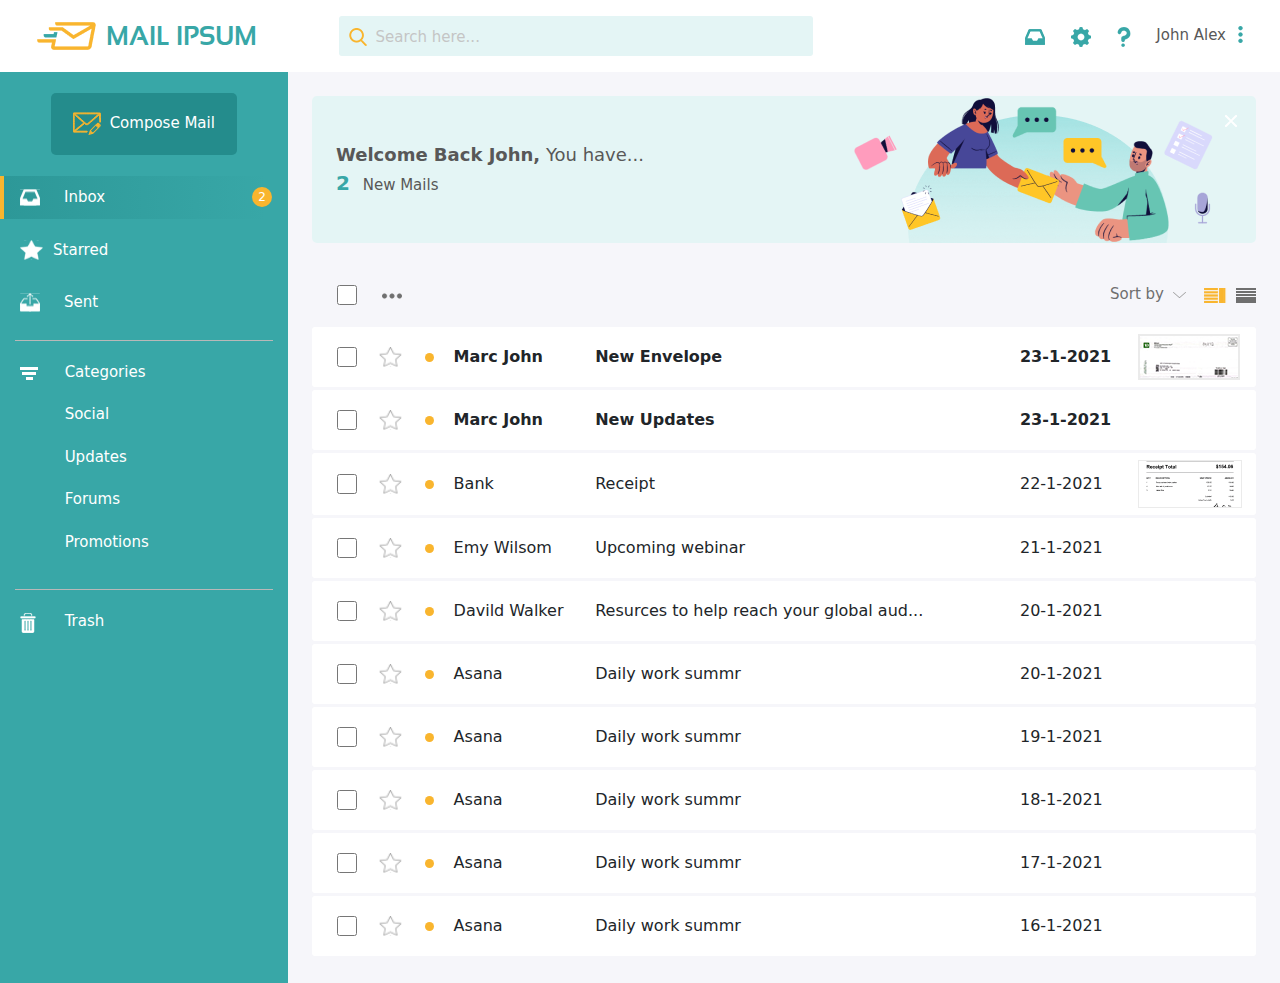
<file: index.html>
<!DOCTYPE html>
<html lang="en">
  <head>
    <meta charset="UTF-8" />
    <meta http-equiv="X-UA-Compatible" content="IE=edge" />
    <meta name="viewport" content="width=device-width, initial-scale=1.0" />
    <link rel="stylesheet" href="./style.css" />
    <link
      rel="stylesheet"
      href="./bootstrap-5.1.3-dist/css/bootstrap.min.css"
    />
    <title>Document</title>
  </head>
  <body>
    <div class="container-fluid">
      <!-- ************************************* navbar section start *************************************** -->
      <div class="row navBar-lg">
        <div class="col-12">
          <div class="navBar">
            <div class="d-flex logo-section">
              <div><img src="./assets/imgs/logo-1.svg" alt="logo" /></div>
              <div><p>MAIL IPSUM</p></div>
            </div>
            <div class="search-input">
              <img src="./assets/imgs/search 1.svg" alt="search" />
              <input type="search" placeholder="Search here..." />
            </div>
            <div class="d-flex links-section">
              <div class="d-flex links">
                <div><img src="./assets/imgs/inbox.svg" alt="inbox" /></div>
                <div>
                  <img src="./assets/imgs/settings.svg" alt="setting" />
                </div>
                <div><img src="./assets/imgs/help.svg" alt="help" /></div>
              </div>
              <div class="d-flex profile">
                <p>John Alex</p>
                <div><img src="./assets/imgs/menu.svg" alt="menu" /></div>
              </div>
            </div>
          </div>
        </div>
      </div>
      <div class="row navBarSm">
        <nav class="navbar navbar-expand-lg py-4 px-0">
          <div class="container-fluid p-0 m-0">
            <div
              class="navbar-toggler px-4 colapse-btn"
              data-bs-toggle="collapse"
              data-bs-target="#navbarSupportedContent"
              aria-controls="navbarSupportedContent"
              aria-expanded="false"
              aria-label="Toggle navigation"
            >
              <svg
                xmlns="http://www.w3.org/2000/svg"
                width="32"
                height="17"
                viewBox="0 0 32 17"
              >
                <rect width="32" height="3.69565" />
                <rect y="6.65216" width="32" height="3.69565" />
                <rect y="13.3043" width="32" height="3.69565" />
              </svg>
            </div>
            <div class="d-flex logo-section">
              <div><img src="./assets/imgs/logo-1.svg" alt="logo" /></div>
              <div><p>MAIL IPSUM</p></div>
            </div>
            <div class="px-4">
              <img src="./assets/imgs/menu.svg" alt="menu" />
            </div>
            <!-- <a class="navbar-brand" href="#">Navbar</a> -->
            <div
              class="collapse navbar-collapse colapse-color"
              id="navbarSupportedContent"
            >
              <div class="side-menu-tabs">
                <ul>
                  <li class="active">
                    <div class="">
                      <img
                        src="./assets/imgs/side-menu/inbox-1.svg"
                        alt="inbox"
                      />
                      <p>Inbox</p>
                    </div>
                    <span><p>2</p></span>
                  </li>
                  <li>
                    <div>
                      <img
                        src="./assets/imgs/side-menu/starred 1.svg"
                        alt="starred"
                      />
                      <p>Starred</p>
                    </div>
                  </li>
                  <li>
                    <div>
                      <img
                        src="./assets/imgs/side-menu/send-1.svg"
                        alt="sent"
                      />
                      <p>Sent</p>
                    </div>
                  </li>
                </ul>
              </div>
              <div class="line"></div>
              <div class="categories d-flex">
                <div>
                  <img
                    src="./assets/imgs/side-menu/category.svg"
                    alt="category"
                  />
                </div>
                <ul>
                  <li>Categories</li>
                  <li>Social</li>
                  <li>Updates</li>
                  <li>Forums</li>
                  <li>Promotions</li>
                </ul>
              </div>
              <div class="line"></div>
              <div class="trash d-flex">
                <div>
                  <img src="./assets/imgs/side-menu/delete-1.svg" alt="trash" />
                </div>
                <p>Trash</p>
              </div>
            </div>
          </div>
        </nav>
      </div>
      <!-- ************************************* navbar section end *************************************** -->
      <div class="row">
        <!-- ************************************* side menu section start *************************************** -->
        <div class="side-menu">
          <div class="compose-mail-container">
            <div class="compose-mail">
              <img src="./assets/imgs/Vector.svg" alt="mail" />
              <div><p>Compose Mail</p></div>
            </div>
          </div>
          <div class="side-menu-tabs">
            <ul>
              <li class="active">
                <div class="">
                  <img src="./assets/imgs/side-menu/inbox-1.svg" alt="inbox" />
                  <p>Inbox</p>
                </div>
                <span><p>2</p></span>
              </li>
              <li>
                <div>
                  <img
                    src="./assets/imgs/side-menu/starred 1.svg"
                    alt="starred"
                  />
                  <p>Starred</p>
                </div>
              </li>
              <li>
                <div>
                  <img src="./assets/imgs/side-menu/send-1.svg" alt="sent" />
                  <p>Sent</p>
                </div>
              </li>
            </ul>
          </div>
          <div class="line"></div>
          <div class="categories d-flex">
            <div>
              <img src="./assets/imgs/side-menu/category.svg" alt="category" />
            </div>
            <ul>
              <li>Categories</li>
              <li>Social</li>
              <li>Updates</li>
              <li>Forums</li>
              <li>Promotions</li>
            </ul>
          </div>
          <div class="line"></div>
          <div class="trash d-flex">
            <div>
              <img src="./assets/imgs/side-menu/delete-1.svg" alt="trash" />
            </div>
            <p>Trash</p>
          </div>
        </div>
        <!-- ************************************* side menu section end *************************************** -->
        <!-- ************************************* main section start *************************************** -->
        <div class="main-section p-4">
          <div class="alert-notification">
            <img
              class="close-alert"
              src="./assets/imgs/inbox/cancel-music 1.svg"
              alt="close"
            />
            <div class="alert-content">
              <p class="alert-main-title">
                <span>Welcome Back John,</span> You have...
              </p>
              <p class="alert-sub-title"><span>2</span> New Mails</p>
            </div>
            <div>
              <img src="./assets/imgs/inbox/Group 15 (2).png" alt="image" />
            </div>
          </div>
          <div class="inbox-table">
            <div class="toolbar">
              <div class="toolbar-select">
                <input type="checkbox" />
                <div>
                  <img
                    src="./assets/imgs/inbox/ellipsis 2.svg"
                    alt="ellipsis"
                  />
                </div>
              </div>
              <div class="toolbar-control">
                <div class="sort">
                  <div><p>Sort by</p></div>
                  <div>
                    <img
                      src="./assets/imgs/inbox/shape-1-copy-5 1.svg"
                      alt="down"
                    />
                  </div>
                </div>
                <div class="arrange">
                  <img
                    src="./assets/imgs/inbox/vertical view 1.svg"
                    alt="vertical"
                  />
                  <img
                    src="./assets/imgs/inbox/horizontal view.svg"
                    alt="horizontal"
                  />
                </div>
              </div>
            </div>
            <div id="inbox-container" class="">
              <div class="inbox-side">
                <!-- to open message click on first one -->
                <div
                  onclick="document.getElementById('inbox-container').classList.add('inbox-container')"
                  class="messg"
                >
                  <div class="messg-1">
                    <div class="messg-1-input"><input type="checkbox" /></div>
                    <div class="messg-1-favourite">
                      <img
                        src="./assets/imgs/inbox/forma-1 1.svg"
                        alt="favourite"
                      />
                    </div>
                    <div class="messg-1-online">
                      <img src="./assets/imgs/inbox/online.svg" alt="online" />
                    </div>
                  </div>
                  <div class="messg-2">
                    <p class="messg-2-name">Marc John</p>
                    <p class="messg-2-content">New Envelope</p>
                    <img
                      src="./assets/imgs/inbox/envelope 1.png"
                      alt="envolope"
                    />
                  </div>
                  <div class="messg-3">
                    <div>
                      <p>23-1-2021</p>
                    </div>
                    <img
                      class="msg-envelop"
                      src="./assets/imgs/inbox/envelope 1.png"
                      alt="envolope"
                    />
                    <div class="messg-1-favourite fav-sm">
                      <img
                        src="./assets/imgs/inbox/forma-1 1.svg"
                        alt="favourite"
                      />
                    </div>
                  </div>
                </div>
                <div class="messg">
                  <div class="messg-1">
                    <div class="messg-1-input"><input type="checkbox" /></div>
                    <div class="messg-1-favourite">
                      <img
                        src="./assets/imgs/inbox/forma-1 1.svg"
                        alt="favourite"
                      />
                    </div>
                    <div class="messg-1-online">
                      <img src="./assets/imgs/inbox/online.svg" alt="online" />
                    </div>
                  </div>
                  <div class="messg-2">
                    <p class="messg-2-name">Marc John</p>
                    <p class="messg-2-content">New Updates</p>
                    <img
                      src="./assets/imgs/inbox/envelope 1.png"
                      alt="envolope"
                    />
                  </div>
                  <div class="messg-3">
                    <div>
                      <p>23-1-2021</p>
                    </div>
                    <div class="messg-1-favourite fav-sm">
                      <img
                        src="./assets/imgs/inbox/forma-1 1.svg"
                        alt="favourite"
                      />
                    </div>
                  </div>
                </div>
                <div class="messg">
                  <div class="messg-1">
                    <div class="messg-1-input"><input type="checkbox" /></div>
                    <div class="messg-1-favourite">
                      <img
                        src="./assets/imgs/inbox/forma-1 1.svg"
                        alt="favourite"
                      />
                    </div>
                    <div class="messg-1-online">
                      <img src="./assets/imgs/inbox/online.svg" alt="online" />
                    </div>
                  </div>
                  <div class="messg-2">
                    <p class="messg-2-name">Bank</p>
                    <p class="messg-2-content">Receipt</p>
                    <img
                      src="./assets/imgs/inbox/envelope 1.png"
                      alt="envolope"
                    />
                  </div>
                  <div class="messg-3">
                    <div>
                      <p>22-1-2021</p>
                    </div>
                    <img
                      class="msg-envelop"
                      src="./assets/imgs/inbox/receipt-template-us-band-blue-750px 1.png"
                      alt="envolope"
                    />
                    <div class="messg-1-favourite fav-sm">
                      <img
                        src="./assets/imgs/inbox/forma-1 1.svg"
                        alt="favourite"
                      />
                    </div>
                  </div>
                </div>
                <div class="messg">
                  <div class="messg-1">
                    <div class="messg-1-input"><input type="checkbox" /></div>
                    <div class="messg-1-favourite">
                      <img
                        src="./assets/imgs/inbox/forma-1 1.svg"
                        alt="favourite"
                      />
                    </div>
                    <div class="messg-1-online">
                      <img src="./assets/imgs/inbox/online.svg" alt="online" />
                    </div>
                  </div>
                  <div class="messg-2">
                    <p class="messg-2-name">Emy Wilsom</p>
                    <p class="messg-2-content">Upcoming webinar</p>
                    <img
                      src="./assets/imgs/inbox/envelope 1.png"
                      alt="envolope"
                    />
                  </div>
                  <div class="messg-3">
                    <div>
                      <p>21-1-2021</p>
                    </div>
                    <div class="messg-1-favourite fav-sm">
                      <img
                        src="./assets/imgs/inbox/forma-1 1.svg"
                        alt="favourite"
                      />
                    </div>
                  </div>
                </div>
                <div class="messg">
                  <div class="messg-1">
                    <div class="messg-1-input"><input type="checkbox" /></div>
                    <div class="messg-1-favourite">
                      <img
                        src="./assets/imgs/inbox/forma-1 1.svg"
                        alt="favourite"
                      />
                    </div>
                    <div class="messg-1-online">
                      <img src="./assets/imgs/inbox/online.svg" alt="online" />
                    </div>
                  </div>
                  <div class="messg-2">
                    <p class="messg-2-name">Davild Walker</p>
                    <p class="messg-2-content">
                      Resurces to help reach your global aud...
                    </p>
                    <img
                      src="./assets/imgs/inbox/envelope 1.png"
                      alt="envolope"
                    />
                  </div>
                  <div class="messg-3">
                    <div>
                      <p>20-1-2021</p>
                    </div>
                    <div class="messg-1-favourite fav-sm">
                      <img
                        src="./assets/imgs/inbox/forma-1 1.svg"
                        alt="favourite"
                      />
                    </div>
                  </div>
                </div>
                <div class="messg">
                  <div class="messg-1">
                    <div class="messg-1-input"><input type="checkbox" /></div>
                    <div class="messg-1-favourite">
                      <img
                        src="./assets/imgs/inbox/forma-1 1.svg"
                        alt="favourite"
                      />
                    </div>
                    <div class="messg-1-online">
                      <img src="./assets/imgs/inbox/online.svg" alt="online" />
                    </div>
                  </div>
                  <div class="messg-2">
                    <p class="messg-2-name">Asana</p>
                    <p class="messg-2-content">Daily work summr</p>
                    <img
                      src="./assets/imgs/inbox/envelope 1.png"
                      alt="envolope"
                    />
                  </div>
                  <div class="messg-3">
                    <div>
                      <p>20-1-2021</p>
                    </div>
                    <div class="messg-1-favourite fav-sm">
                      <img
                        src="./assets/imgs/inbox/forma-1 1.svg"
                        alt="favourite"
                      />
                    </div>
                  </div>
                </div>
                <div class="messg">
                  <div class="messg-1">
                    <div class="messg-1-input"><input type="checkbox" /></div>
                    <div class="messg-1-favourite">
                      <img
                        src="./assets/imgs/inbox/forma-1 1.svg"
                        alt="favourite"
                      />
                    </div>
                    <div class="messg-1-online">
                      <img src="./assets/imgs/inbox/online.svg" alt="online" />
                    </div>
                  </div>
                  <div class="messg-2">
                    <p class="messg-2-name">Asana</p>
                    <p class="messg-2-content">Daily work summr</p>
                    <img
                      src="./assets/imgs/inbox/envelope 1.png"
                      alt="envolope"
                    />
                  </div>
                  <div class="messg-3">
                    <div>
                      <p>19-1-2021</p>
                    </div>
                    <div class="messg-1-favourite fav-sm">
                      <img
                        src="./assets/imgs/inbox/forma-1 1.svg"
                        alt="favourite"
                      />
                    </div>
                  </div>
                </div>
                <div class="messg">
                  <div class="messg-1">
                    <div class="messg-1-input"><input type="checkbox" /></div>
                    <div class="messg-1-favourite">
                      <img
                        src="./assets/imgs/inbox/forma-1 1.svg"
                        alt="favourite"
                      />
                    </div>
                    <div class="messg-1-online">
                      <img src="./assets/imgs/inbox/online.svg" alt="online" />
                    </div>
                  </div>
                  <div class="messg-2">
                    <p class="messg-2-name">Asana</p>
                    <p class="messg-2-content">Daily work summr</p>
                    <img
                      src="./assets/imgs/inbox/envelope 1.png"
                      alt="envolope"
                    />
                  </div>
                  <div class="messg-3">
                    <div>
                      <p>18-1-2021</p>
                    </div>
                    <div class="messg-1-favourite fav-sm">
                      <img
                        src="./assets/imgs/inbox/forma-1 1.svg"
                        alt="favourite"
                      />
                    </div>
                  </div>
                </div>
                <div class="messg">
                  <div class="messg-1">
                    <div class="messg-1-input"><input type="checkbox" /></div>
                    <div class="messg-1-favourite">
                      <img
                        src="./assets/imgs/inbox/forma-1 1.svg"
                        alt="favourite"
                      />
                    </div>
                    <div class="messg-1-online">
                      <img src="./assets/imgs/inbox/online.svg" alt="online" />
                    </div>
                  </div>
                  <div class="messg-2">
                    <p class="messg-2-name">Asana</p>
                    <p class="messg-2-content">Daily work summr</p>
                    <img
                      src="./assets/imgs/inbox/envelope 1.png"
                      alt="envolope"
                    />
                  </div>
                  <div class="messg-3">
                    <div>
                      <p>17-1-2021</p>
                    </div>
                    <div class="messg-1-favourite fav-sm">
                      <img
                        src="./assets/imgs/inbox/forma-1 1.svg"
                        alt="favourite"
                      />
                    </div>
                  </div>
                </div>
                <div class="messg">
                  <div class="messg-1">
                    <div class="messg-1-input"><input type="checkbox" /></div>
                    <div class="messg-1-favourite">
                      <img
                        src="./assets/imgs/inbox/forma-1 1.svg"
                        alt="favourite"
                      />
                    </div>
                    <div class="messg-1-online">
                      <img src="./assets/imgs/inbox/online.svg" alt="online" />
                    </div>
                  </div>
                  <div class="messg-2">
                    <p class="messg-2-name">Asana</p>
                    <p class="messg-2-content">Daily work summr</p>
                    <img
                      src="./assets/imgs/inbox/envelope 1.png"
                      alt="envolope"
                    />
                  </div>
                  <div class="messg-3">
                    <div>
                      <p>16-1-2021</p>
                    </div>
                    <div class="messg-1-favourite fav-sm">
                      <img
                        src="./assets/imgs/inbox/forma-1 1.svg"
                        alt="favourite"
                      />
                    </div>
                  </div>
                </div>
              </div>

              <div class="message-content">
                <div>
                  <div class="inbox-toolbar">
                    <p>New Envelope</p>
                    <div>
                      <img src="./assets/imgs/inbox/print.svg" alt="print" />
                      <img
                        src="./assets/imgs/inbox/download.svg"
                        alt="download"
                      />
                      <img src="./assets/imgs/inbox/close.svg" alt="close" />
                    </div>
                  </div>
                  <div>
                    <div class="information-bar">
                      <div>
                        <p>marc.john@email.com</p>
                        <p><span>23-1-2021 </span> <span>19:05AM</span></p>
                      </div>
                      <div>
                        <img
                          src="./assets/imgs/inbox/forward-right-arrow-button@2x 1.svg"
                          alt="forward"
                        />
                        <img
                          src="./assets/imgs/inbox/reply 2.svg"
                          alt="reply"
                        />
                        <img
                          src="./assets/imgs/inbox/ellipsis 3.svg"
                          alt="ellipsis"
                        />
                      </div>
                    </div>
                    <div class="attach-img">
                      <img src="./assets/imgs/inbox/4 1.png" alt="envelope" />
                    </div>
                  </div>
                </div>
              </div>
            </div>
          </div>
        </div>
      </div>
    </div>
      <!-- ************************************* float button *************************************** -->
    <div class="float-btn">
      <svg width="42" height="34" viewBox="0 0 42 34" fill="none" xmlns="http://www.w3.org/2000/svg">
        <path d="M1.20402 1.20369L1 1.41584V14.9505V28.4856L1.1963 28.6742L1.38487 28.8705H11.2297H21.0746L21.2396 28.69C21.4595 28.4624 21.4672 28.015 21.2632 27.7638L21.114 27.5752L12.3994 27.5358L3.68474 27.4964L6.04802 25.6123C10.256 22.2598 14.5899 18.7191 16.7959 16.8269L17.3218 16.3717L17.9656 16.937C18.3187 17.2512 18.8215 17.6044 19.0962 17.7299C19.7713 18.0518 20.6507 18.1697 21.3888 18.0441C22.5743 17.8401 22.3073 18.0518 31.069 10.3191L39.1164 3.2142L39.1554 8.67838C39.1948 14.3311 39.2025 14.4173 39.5167 14.5352C39.752 14.6294 40.082 14.5823 40.2624 14.4331L40.451 14.284L40.49 7.97204C40.5294 1.34594 40.5294 1.2675 40.1917 1.08665C40.0739 1.02365 34.4057 1.00008 20.7214 1.00008H1.41616L1.20402 1.20369ZM37.9386 2.41276C37.7972 2.64035 22.1268 16.3794 21.8049 16.5522C21.2868 16.8346 20.745 16.9053 20.2114 16.7485C19.6774 16.5916 19.3555 16.3717 18.2643 15.398C17.7697 14.9582 14.2681 11.865 10.484 8.52842C6.69218 5.19179 3.59086 2.42821 3.59086 2.39691C3.59086 2.36562 11.3317 2.33433 20.7922 2.33433C31.8855 2.33392 37.9699 2.35749 37.9386 2.41276ZM9.39277 9.38432C13.1297 12.6815 16.1993 15.4057 16.2152 15.4451C16.2623 15.5865 11.9991 19.1195 6.07199 23.8615C4.08587 25.455 2.42934 26.7506 2.39764 26.7506C2.36635 26.7506 2.33465 21.4433 2.33465 14.9664C2.33465 3.94371 2.34237 3.1821 2.46795 3.2841C2.53867 3.34669 5.65542 6.08671 9.39277 9.38432Z" fill="#F9B52E" stroke="#F9B52E"/>
        <path d="M36.8804 15.6282L33.2518 18.5311L37.6061 22.1598L39.7833 19.2568L36.8804 15.6282Z" fill="#F9B52E"/>
        <path d="M28.8974 30.1428L25.9944 27.2399L24.543 31.5943L28.8974 30.1428Z" fill="#F9B52E"/>
        <path d="M35.9679 15.5629C35.6773 15.712 34.3349 17.0073 30.2915 21.0429L25.0078 26.3344L24.2856 28.9801C23.6341 31.3434 23.5321 31.6494 23.3123 31.877C22.8807 32.3245 22.912 32.8272 23.383 33.0702C23.6971 33.2352 23.9247 33.1804 24.3015 32.8426C24.5608 32.6069 24.8432 32.513 27.2142 31.8693L29.8441 31.1548L35.1668 25.8317C41.0078 19.9907 40.8273 20.2025 40.8273 19.2527C40.8273 18.4362 40.631 18.1302 39.3281 16.8346C38.0012 15.5158 37.7577 15.3743 36.9099 15.3666C36.4783 15.3666 36.2739 15.4056 35.9679 15.5629ZM38.3466 17.816C39.3671 18.8365 39.5479 19.0487 39.5479 19.2527C39.5479 19.4567 39.3829 19.6611 38.4645 20.5715L37.3887 21.6473L35.952 20.2106L34.5231 18.7739L35.6066 17.6986C36.5015 16.8114 36.7372 16.6228 36.9258 16.6228C37.1144 16.6228 37.3574 16.8268 38.3466 17.816ZM32.9373 26.0987L29.4596 29.5767L28.0307 28.1478L26.594 26.7111L30.064 23.2412L33.542 19.7631L34.971 21.1921L36.4076 22.6287L32.9373 26.0987ZM28.0226 30.2123C27.9441 30.2908 25.2435 31.0052 25.2041 30.9581C25.1728 30.9268 25.8637 28.2652 25.9421 28.1319C25.9657 28.1006 26.4603 28.5404 27.0334 29.1134C27.6145 29.6864 28.0543 30.181 28.0226 30.2123Z" fill="#F9B52E"/>
        </svg>        
    </div>
      <!-- ************************************* float button *************************************** -->
    <script src="./bootstrap-5.1.3-dist/js/bootstrap.min.js"></script>
  </body>
</html>
</file>
<file: style.css>
@import url('https://fonts.googleapis.com/css2?family=Roboto:ital,wght@0,100;0,300;0,400;0,500;0,700;0,900;1,100;1,300;1,400;1,500;1,700;1,900&display=swap');
@font-face {
    font-family: sansation;
    src: url(./assets/fonts/sansation/Sansation_Bold.ttf);
  }
body{
    font-family: 'Roboto', sans-serif;
}
p{
    margin-bottom: 0px !important;
}
ul{
    list-style: none !important;
    padding: 0px !important;
}
/* ************************************* navbar section start *************************************** */
.navBar{
    display: flex;
    background-color: #FFFFFF;
    padding: 16px 25px;
}
.navBarSm{
    display: none !important;
}
.logo-section{
    flex: 0 0 25%;
}
.logo-section div{
    margin: auto 0px;
}
.logo-section img{
    width: 59px;
    height: 28px;
}
.logo-section p{
    font-family: sansation !important;
    color: #38A7A7;
    font-size: 26px;
    margin: 0px 10px;
    margin-bottom: 0px;
}
.search-input{
    position: relative;
    flex: 0 0 55%;
}
.search-input input{
    background-color: #E4F5F5;
    border-radius: 3px;
    width: 474px;
    height: 40px;
    padding: 11px 37px;
    border: 0px;
}
.search-input input:hover,
.search-input input:focus{
    border: 0px;
    outline: none;
}
.search-input input::placeholder{
    color: #C5C5C5;
    font-style: normal;
    font-weight: normal;
    font-size: 15px;
}
.search-input img{
    position: absolute;
    bottom: 10px;
    left: 10px;
    cursor: pointer;
}
.links-section{
     flex: 0 0 20%;
     justify-content: end;
}
.links{
    margin: auto 0px;
}
.links img{
    margin: 0px 13px;
    cursor: pointer;
}
.profile{
    margin: auto 0px;
}
.profile div img{
    cursor: pointer;
    margin-bottom: 5px;
}
.profile p{
    margin: 0px 12px;
    color: #585858;
    font-size: 15px;
}
/* ************************************* navbar section end *************************************** */
/* ************************************* side menu section start *************************************** */
.side-menu{
    flex: 0 0 22.5%;
    background-color: #38A7A7;
    padding: 0px !important;
}
.compose-mail-container{
    padding: 21px 51px;
}
.compose-mail{
    background-color: #248C8C;
    border-radius: 5px;
    display: flex;
    justify-content: center;
    padding: 19px 0px;
    cursor: pointer;
}
.compose-mail p{
    font-style: normal;
    font-weight: 500;
    font-size: 15px;
    color: #FFFFFF;
    margin-left: 8.5px;
}
.side-menu-tabs ul li{
    display: flex;
    justify-content: space-between;
    padding: 10px 16px;
    border-left: 4px solid #38A7A7;
    margin-bottom: 10px;
    cursor: pointer;
}
.side-menu-tabs ul li.active {
    border-left: 4px solid #F9B52E;
    background: linear-gradient(90deg, #2D9898 0%, #38A7A7 92.13%);
}
.side-menu-tabs ul li div{
    display: flex;
    justify-content: space-between;
    width: 35%;
}

.side-menu-tabs ul li p{
    color: #FFFFFF;
    font-size: 15px;
    flex: 0 0 50%;
}
.side-menu-tabs ul li span{
    background-color:#F9B52E;
    border-radius: 50%;
    padding: 1px 6px;
    margin: auto 0px;
}
.side-menu-tabs ul li span p{
    font-size: 12px;
    color: #FFFFFF;
}
.line{
    border-bottom: 1px solid #B8B8B8;
    margin: 0px 15px;
    margin-bottom: 20px;
}
.categories{
    padding: 0px 20px;
}
.categories div{
    flex: 0 0 18%;
}
.categories ul{
    flex: 0 0 50%;
}
.categories ul li{
    font-size: 15px;
    color: #FFFFFF;
    margin-bottom: 20px;
    cursor: pointer;
}
.trash{
    padding: 0px 20px;
    margin-bottom: 20px;
}
.trash div{
    flex: 0 0 18%;
}
.trash p{
    font-size: 15px;
    color: #FFFFFF;
    cursor: pointer;
}
/* ************************************* side menu section end *************************************** */
.main-section{
    background-color: #F6F6FA;
    flex: 0 0 77.5%;
}
.alert-notification{
    background-color: #E4F5F5;
    border-radius: 5px;
    position: relative;
    display: flex;
    justify-content: space-between;
    padding: 0px 24px;
    margin-bottom: 40px ;
}
.close-alert{
    position: absolute;
    right: 19px;
    top: 19px;
    cursor: pointer;
}
.alert-notification div img{
    margin-right: 15px;
}
.alert-content{
    margin: auto 0px;
}
.alert-main-title{
    font-size: 18px;
    color: #585858;
    margin-bottom: 21px;
}
.alert-main-title span{
    font-weight: bold;
}
.alert-sub-title{
    font-weight: normal;
    font-size: 15px;
    color: #585858;
}
.alert-sub-title span{
    font-style: normal;
    font-weight: bold;
    font-size: 20px;
    color: #38A7A7;
    margin-right: 8px;
}
.toolbar{
    display: flex;
    justify-content: space-between;
    margin-bottom: 20px;
}
.toolbar-select{
    display: flex;
}
.toolbar-select input{
    width: 20px;
    height: 20px;
    margin: auto 25px;
    cursor: pointer;
}
.toolbar-select img{
    cursor: pointer;
}
.toolbar-control{
    display: flex;
}
.toolbar-control p{
    color: #6F6F6F;
    font-size: 15px;
    margin-right: 9px;
}
.toolbar-control .sort{
    display: flex;
    margin-right: 18px;
}
.toolbar-control .sort img{
    cursor: pointer;
}
.toolbar-control .arrange{
    display: flex;
}
.toolbar-control .arrange img{
    height: 15px;
    margin: auto 0px;
    cursor: pointer;
}
.toolbar-control .arrange img:first-child{
    margin-right: 9px;
}
.messg{
    display: flex;
    align-items: center;
    background-color: #FFFFFF;
    border-radius: 3px;
    padding: 7px 0px;
    flex-wrap: wrap;
    margin-bottom: 3px;
    min-height: 60px;
}
.messg:nth-child(1) p,
.messg:nth-child(2) p{
    font-weight: bold;
}
.messg-1{
    display: flex;
    flex: 0 0 15%;
    justify-content: space-around;
}
.messg-1-favourite{
    display: flex;
    align-items: center;
    flex: 0 0 33%;
}
.messg-1 .messg-1-online{
    display: flex;
    align-items: center;
    flex: 0 0 20%;
}
.messg-1 input{
    width: 20px;
    height: 20px;
    cursor: pointer;
}
.messg-1 .messg-1-input{
    text-align: center;
    display: flex;
    padding-left: 25px;
    margin: auto 0px;
    flex: 0 0 47%;
}
.messg-2{
    display: flex;
    flex: 0 0 60%;
}
.messg-2 .messg-2-name{
    flex: 0 0 25%;
}
.messg-2 .messg-2-content{
    flex: 0 0 75%;
}
.messg-2 img{
    display: none;
}
.messg-3{
    display: flex;
    flex: 0 0 25%;
}
.messg-3 div{
    flex: 0 0 50%;
    display: flex;
    align-items: center;
}
.messg-3 img{
    padding-right: 25px;
    flex: 0 0 50%;
}
.fav-sm{
    display: none !important;
}
.message-content{
    display: none;
}
.inbox-container{
    display: flex;
}
.inbox-container .message-content{
    background-color: white;
    flex: 0 0 60%;
    width: 60%;

}
.inbox-container .inbox-side{
    margin-right: 7px;
    height: 78vh;
    overflow-y: scroll;
    flex: 0 0 40%;
}
.inbox-container .message-content{
    display: block !important;
}
.inbox-container .messg:first-child{
    background-color: #E4F5F5 !important;
}
.inbox-container .messg{
    align-items: flex-start;
}
.inbox-container .messg-1{
    justify-content: normal;
}
.inbox-container .messg-1 .messg-1-input{
    margin-top: 5px;
}
.inbox-container .messg-1 .messg-1-favourite,
.inbox-container .messg-1 .messg-1-online{
    display: none;
}
.inbox-container .messg-2,
.inbox-container .messg-3{
    display: block;
}
.inbox-container .messg-3{
    flex: 0 0 40%;
}
.inbox-container .messg-3 div{
    justify-content: end;
    padding-right: 20px;
}
.inbox-container .messg-3 img{
    padding-right: 0px; 
    flex: initial;
}
.inbox-container .messg-2{
    flex: 0 0 45%;
}
.inbox-container .messg-2 p:nth-child(1){
    margin-bottom: 14px !important;
}
.inbox-container .messg-2 p:nth-child(2){
    margin-bottom: 24px !important;
}
.inbox-container .messg-2 img{
    display: block;
}
.inbox-container .msg-envelop{
    display: none;
}
.inbox-container .fav-sm{
    display: flex !important;
}
.inbox-toolbar{
    display: flex;
    background-color: #E4F5F5;
    justify-content: space-between;
    padding: 12px 20px;
    margin-bottom: 17px;
}
.inbox-toolbar p{
    font-weight: 500;
}
.inbox-toolbar img{
    margin-left: 18px;
    cursor: pointer;
}
.information-bar{
    display: flex;
    justify-content: space-between;
    padding: 0px 20px;
    margin-bottom: 40px;
}
.information-bar p{
    color:#6F6F6F;
    font-weight: 400;
}
.information-bar div img{
    margin-left: 11px;
}
.attach-img{
    padding: 25px;
}
.attach-img img{
    height: auto;
    object-fit: contain;
    width: 100%;
}

.float-btn{
    display: none;
}

@media only screen and (max-width: 991px) {
    .navBar-lg{
        display: none !important;
    }
    .navBarSm{
        display: block !important;
    }
    .side-menu{
        display: none !important;
    }
    .main-section{
        flex: 0 0 100%;
    }
    .logo-section{
        flex: initial !important;
    }
    .colapse-color{
        background-color: #38A7A7;
        padding: 25px 0px;
    }
    div[aria-expanded="false"] svg{
        fill: #38A7A7;
    }
    div[aria-expanded="true"] svg{
        fill: #F9B52E;
    }
  }
  @media only screen and (max-width: 776px) {
    .inbox-container .inbox-side{
        margin-right: 0px;
        height: auto;
        overflow-y: auto;
        flex: auto;
    }
    .inbox-container .message-content{
        display: none !important;
    }
    .alert-notification{
        display: none !important;
    }
    .messg{
        align-items: flex-start;
    }
    .messg-1{
        justify-content: normal;
    }
    .messg-1 .messg-1-input{
        margin-top: 5px;
    }
    .messg-1 .messg-1-favourite,
    .messg-1 .messg-1-online{
        display: none;
    }
    .messg-2,
    .messg-3{
        display: block;
    }
    .messg-3{
        flex: 0 0 40%;
    }
    .messg-3 div{
        justify-content: end;
        padding-right: 20px;
    }
    .messg-3 img{
        padding-right: 0px; 
        flex: initial;
    }
    .messg-2{
        flex: 0 0 45%;
    }
    .messg-2 p:nth-child(1){
        margin-bottom: 14px !important;
    }
    .messg-2 p:nth-child(2){
        margin-bottom: 24px !important;
    }
    .messg-2 img{
        display: block;
    }
    .msg-envelop{
        display: none;
    }
    .fav-sm{
        display: flex !important;
    }
    .float-btn{
        display: block;
        position: fixed;
        bottom: 37px;
        right: 26px;
        background: #248C8C;
        box-shadow: 0px 4px 4px rgb(0 0 0 / 9%);
        border-radius: 5px;
        padding: 22px;
    }
  }
</file>
